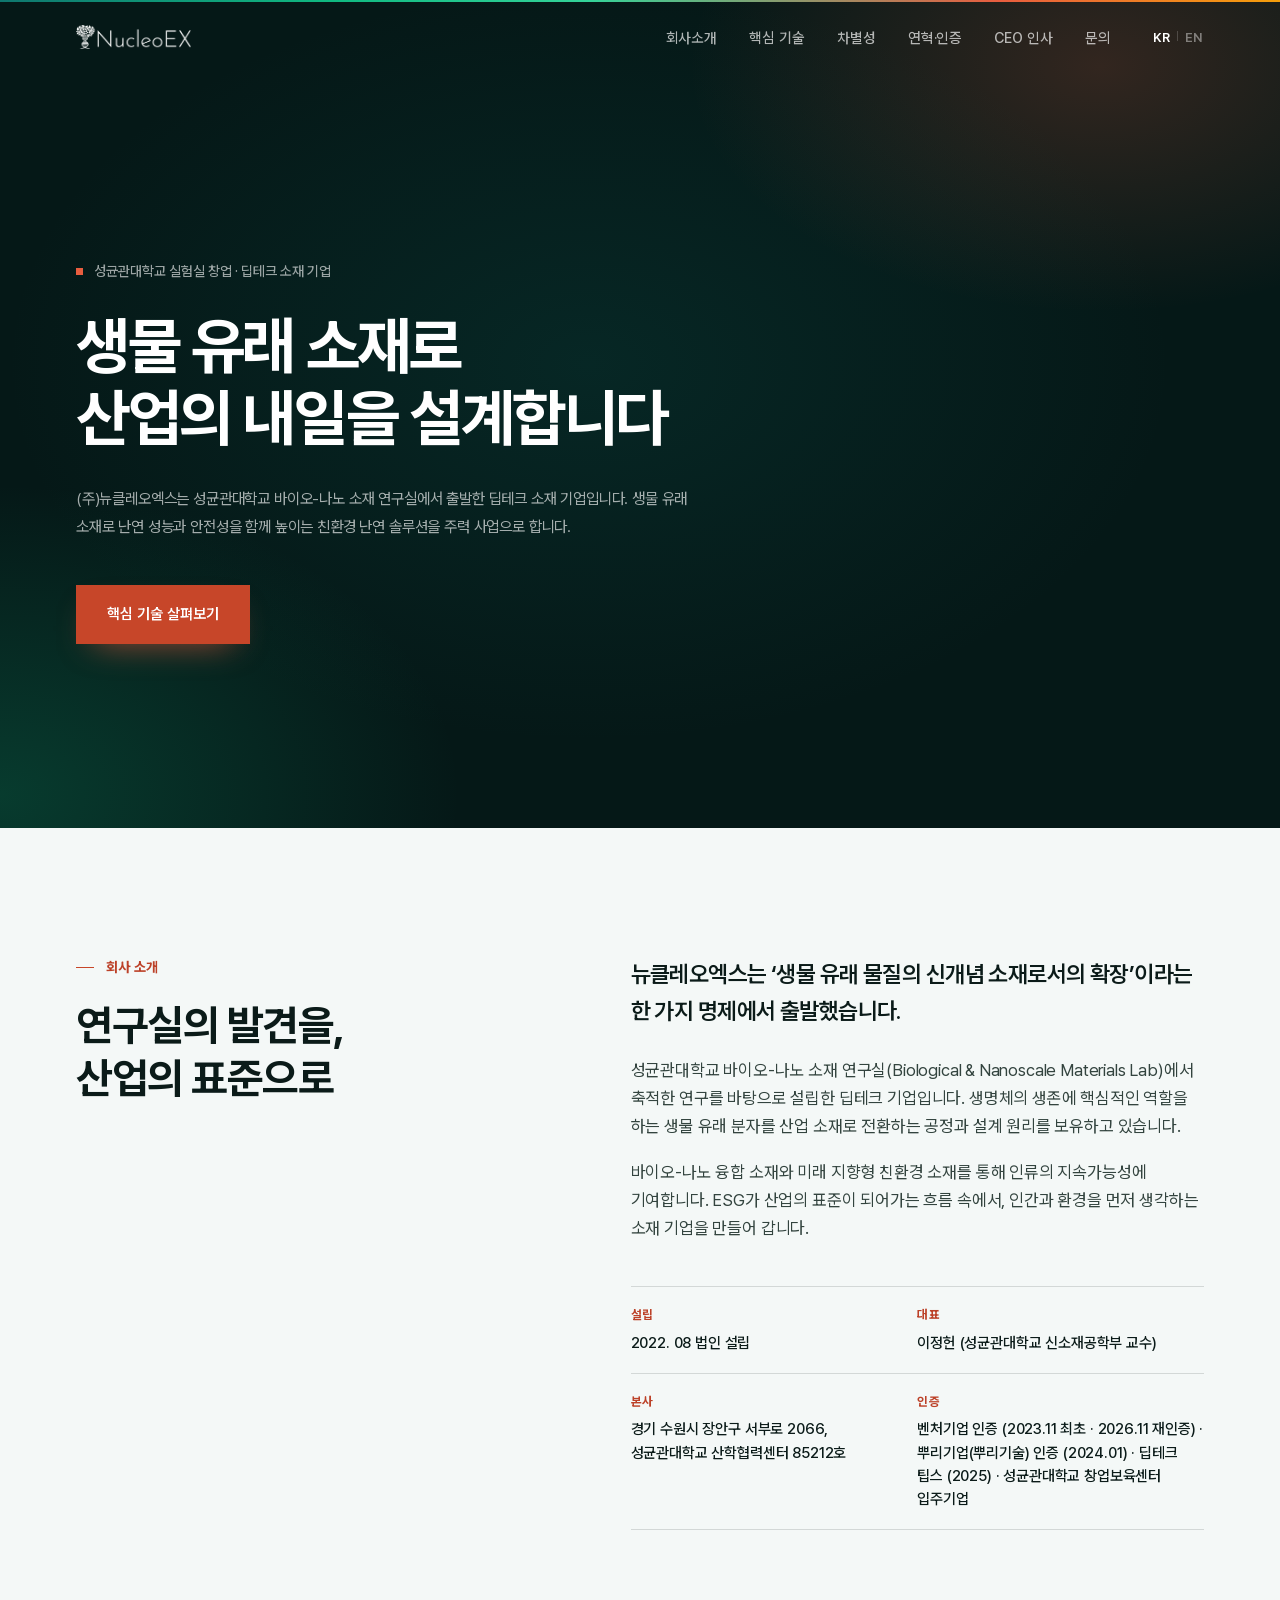
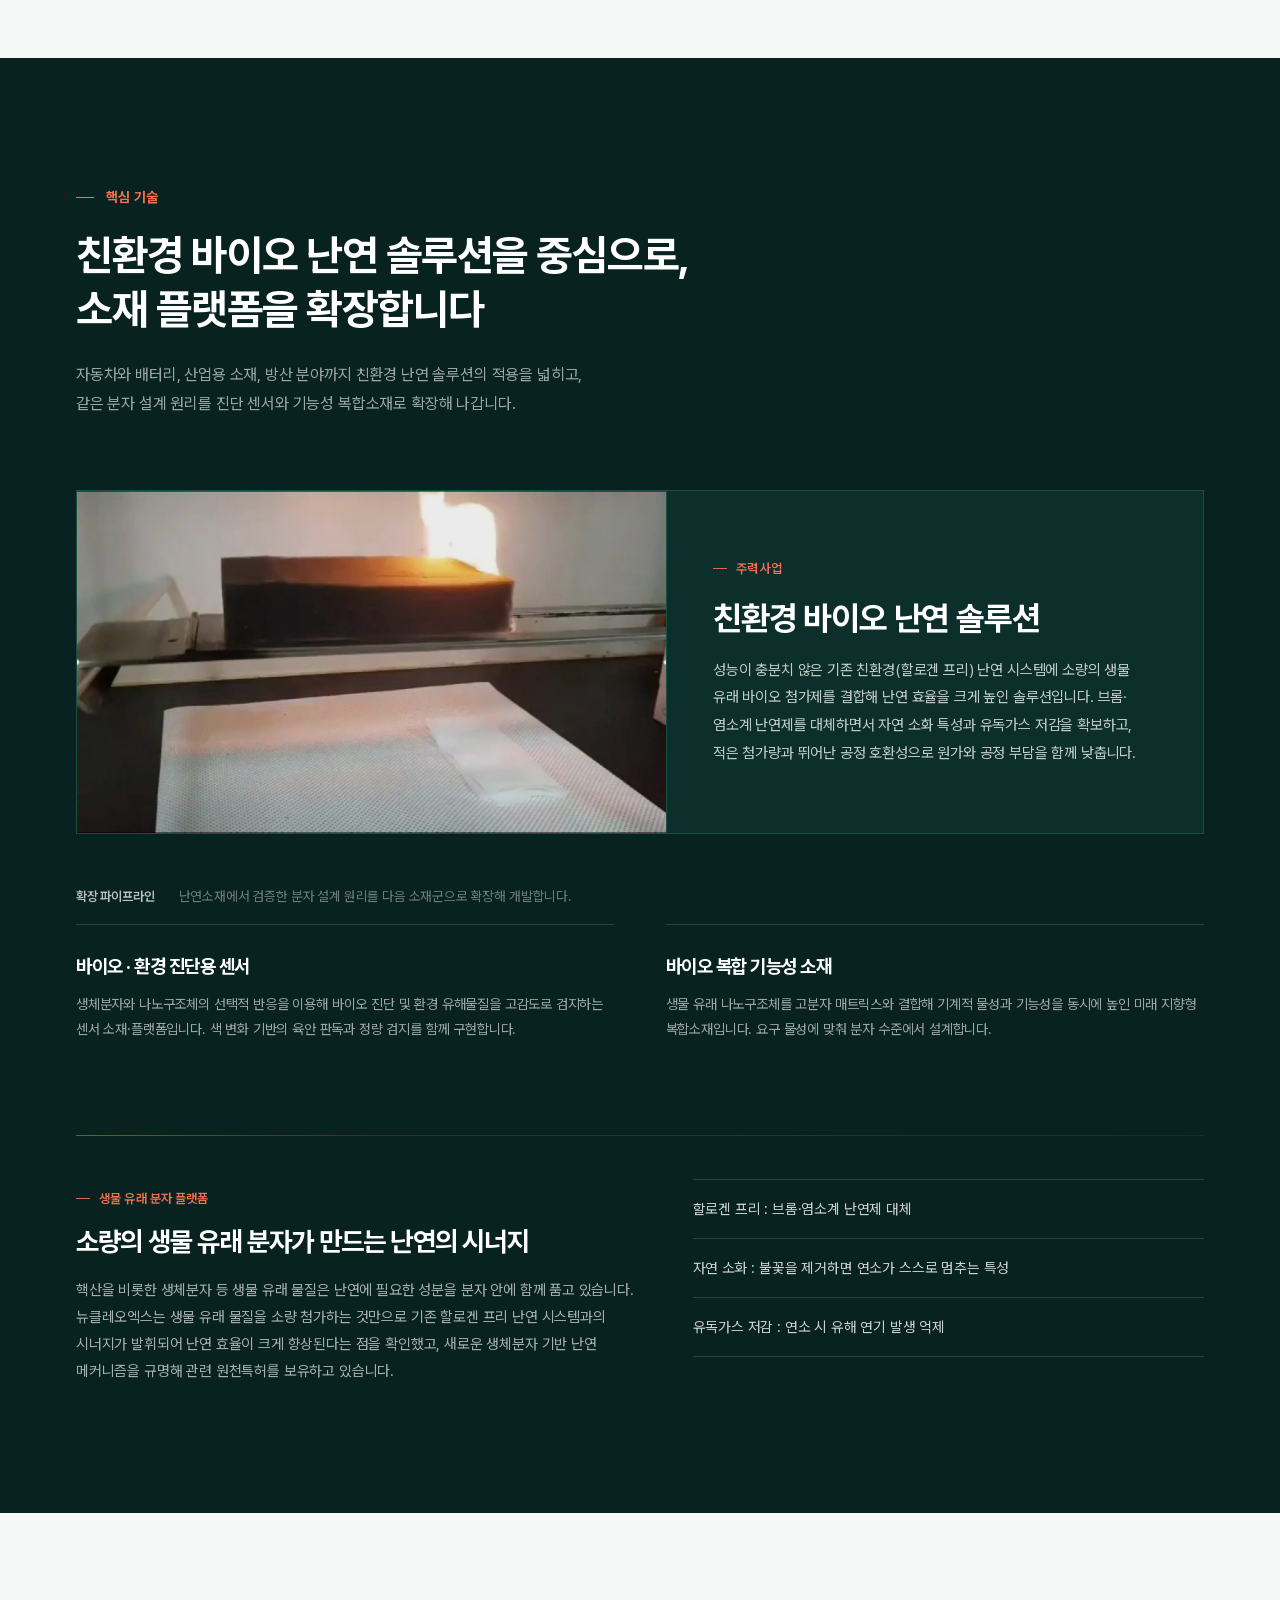
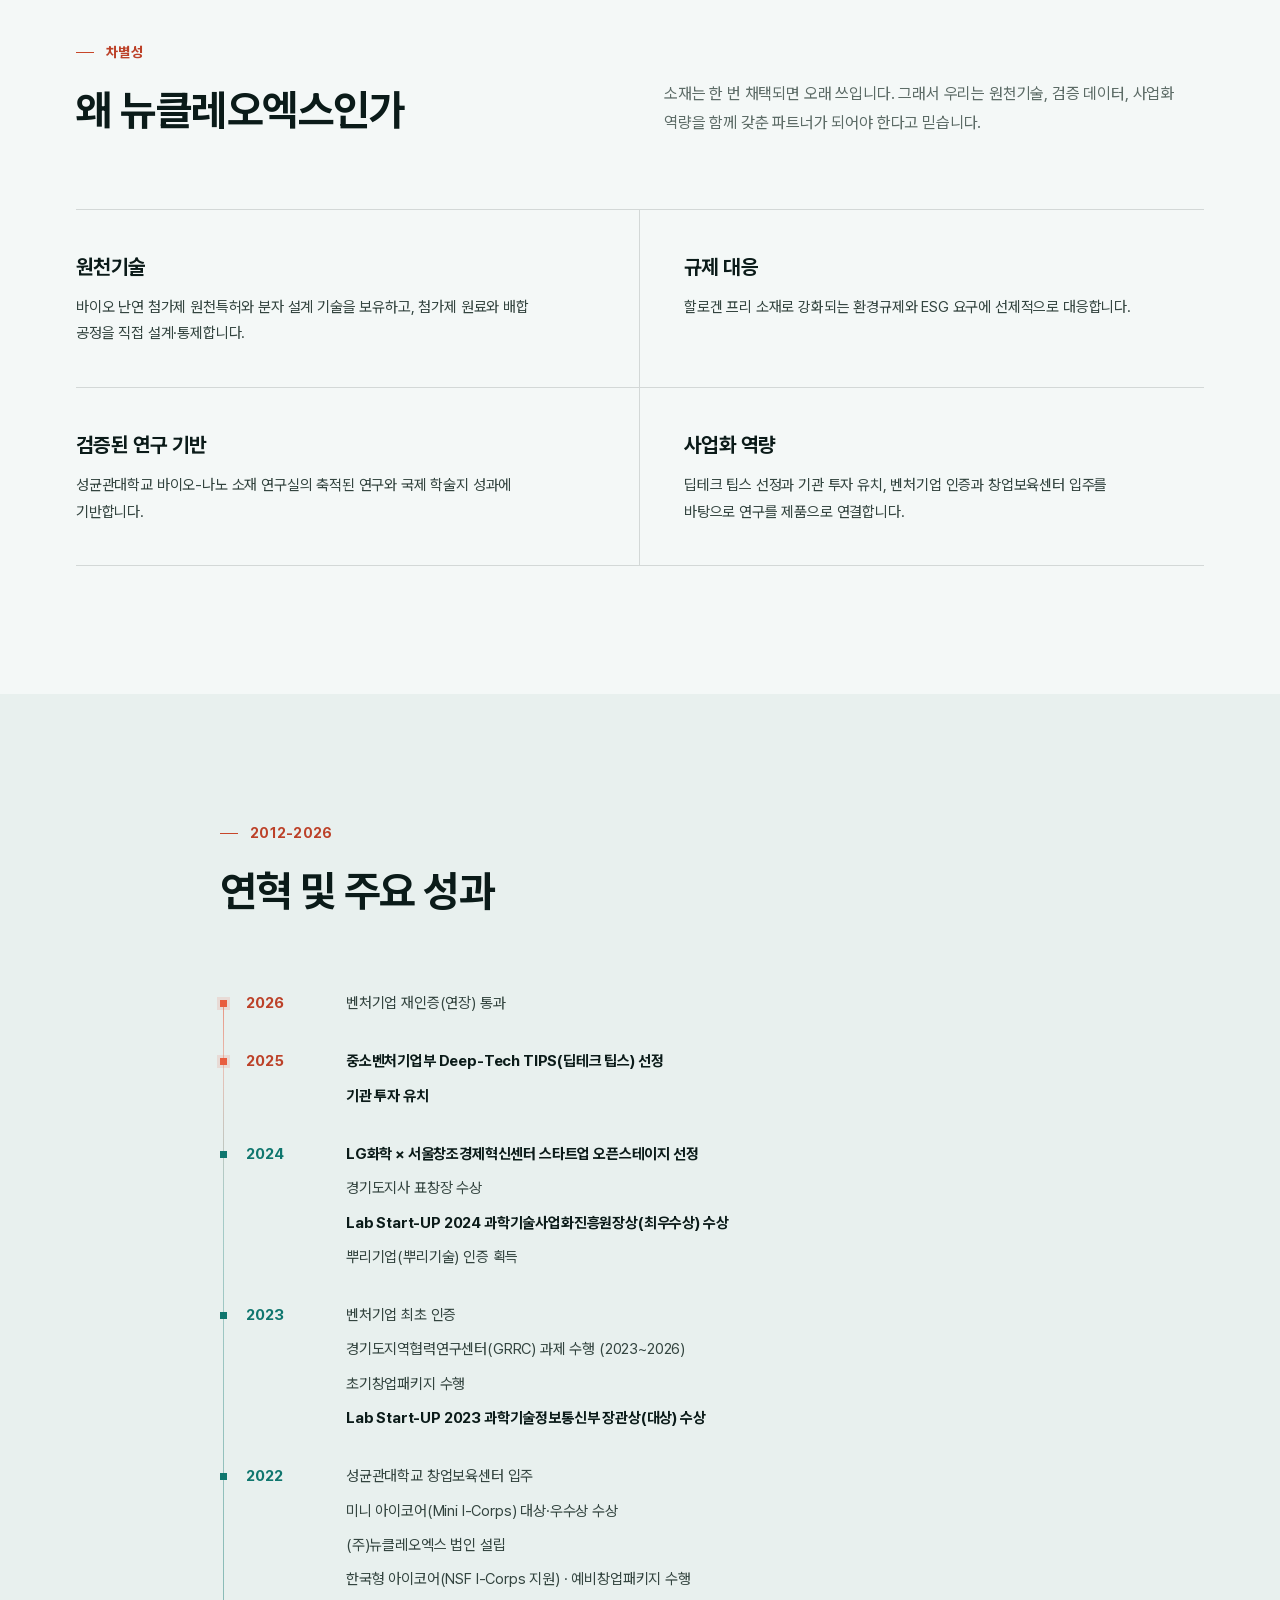
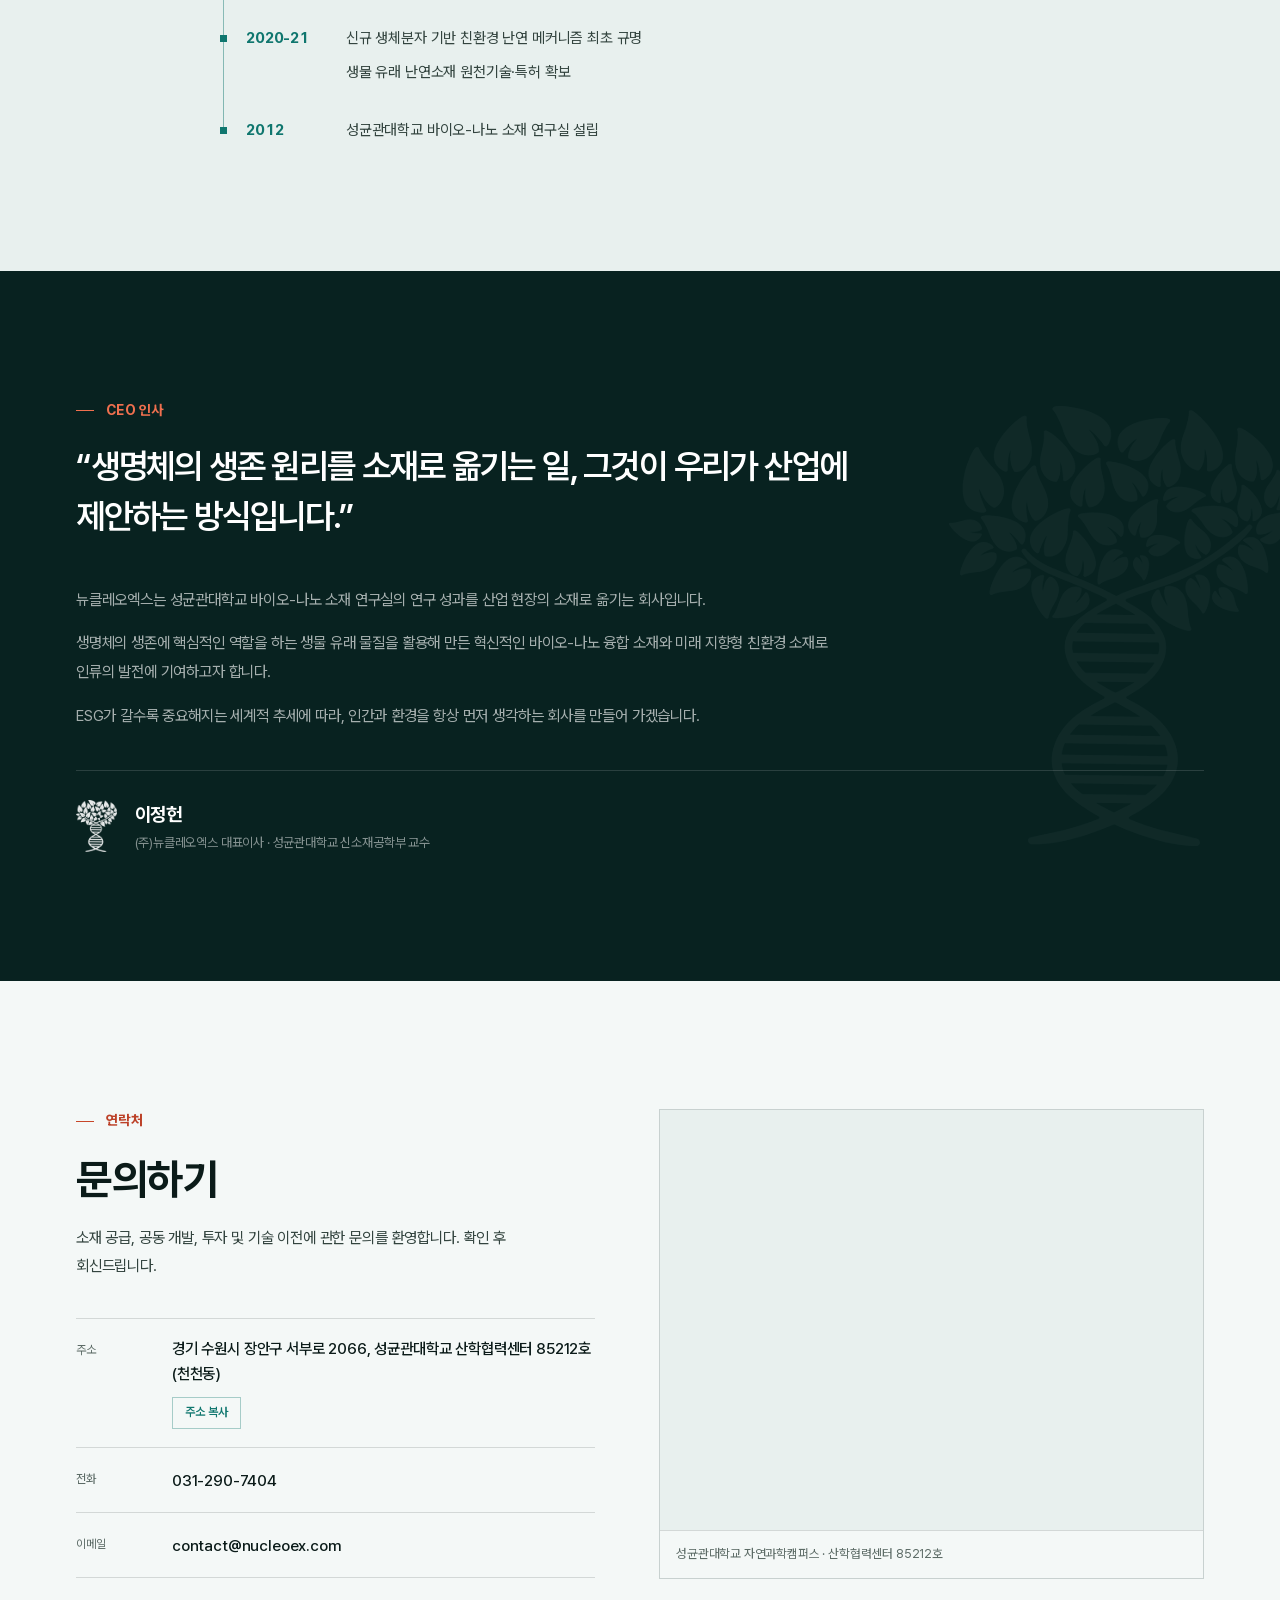
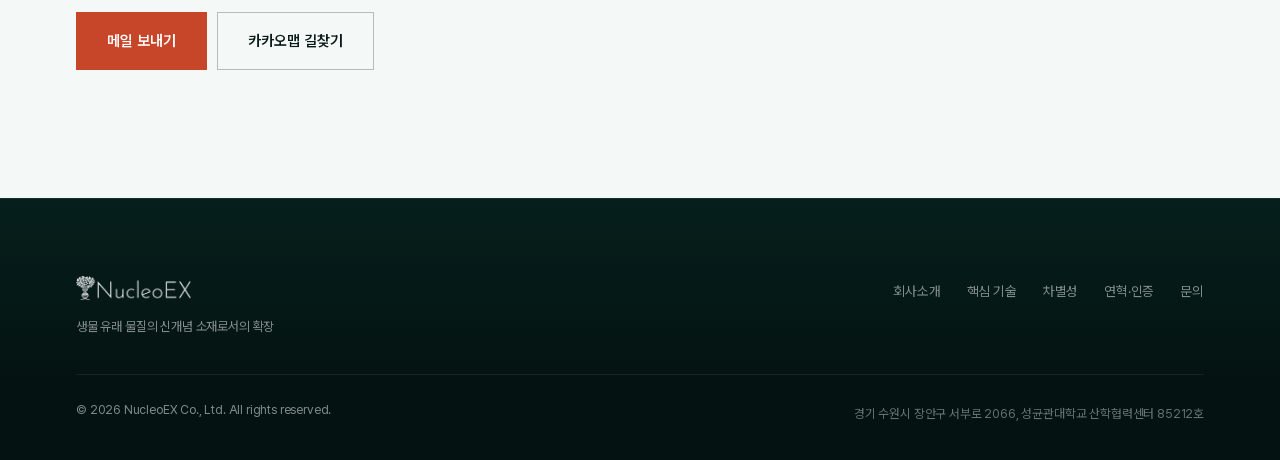
<file: index.html>
<!DOCTYPE html>
<html lang="ko">
<head>
<meta charset="utf-8">
<meta name="viewport" content="width=device-width, initial-scale=1">
<title>생물 유래 소재로 산업의 내일을 설계합니다 | (주)뉴클레오엑스 NucleoEX</title>
<meta name="description" content="(주)뉴클레오엑스(NucleoEX Co., Ltd.)는 성균관대학교 바이오-나노 소재 연구실의 원천기술을 기반으로 설립된 딥테크 소재 기업입니다. 친환경 바이오 난연소재, 바이오·환경 진단용 센서, 바이오 복합 기능성 소재를 개발합니다.">
<meta name="keywords" content="뉴클레오엑스, NucleoEX, 친환경 난연소재, 바이오 난연제, 생물 유래 소재, 할로겐 프리, 바이오 센서, 나노소재, 성균관대 창업, 딥테크">
<meta name="author" content="NucleoEX Co., Ltd.">
<meta name="theme-color" content="#051817">
<link rel="canonical" href="https://nucleoex.com/">
<meta property="og:type" content="website">
<meta property="og:site_name" content="(주)뉴클레오엑스 NucleoEX">
<meta property="og:title" content="생물 유래 소재로 산업의 내일을 설계합니다 | (주)뉴클레오엑스 NucleoEX">
<meta property="og:description" content="성균관대학교 바이오-나노 소재 연구실 기반 딥테크 소재 기업. 친환경 바이오 난연소재 · 바이오·환경 진단용 센서 · 바이오 복합 기능성 소재.">
<meta property="og:url" content="https://nucleoex.com/">
<meta property="og:image" content="https://nucleoex.com/assets/img/og-image.jpg">
<meta property="og:image:secure_url" content="https://nucleoex.com/assets/img/og-image.jpg">
<meta property="og:image:type" content="image/jpeg">
<meta property="og:image:width" content="1200">
<meta property="og:image:height" content="630">
<meta property="og:image:alt" content="(주)뉴클레오엑스 — 생물 유래 소재로 산업의 내일을 설계합니다">
<meta property="og:locale" content="ko_KR">
<meta property="og:locale:alternate" content="en_US">
<meta name="twitter:card" content="summary_large_image">
<meta name="twitter:title" content="생물 유래 소재로 산업의 내일을 설계합니다 | (주)뉴클레오엑스 NucleoEX">
<meta name="twitter:description" content="성균관대학교 바이오-나노 소재 연구실 기반 딥테크 소재 기업. 친환경 바이오 난연소재 · 바이오·환경 진단용 센서 · 바이오 복합 기능성 소재.">
<meta name="twitter:image" content="https://nucleoex.com/assets/img/og-image.jpg">
<meta name="twitter:image:alt" content="(주)뉴클레오엑스 — 생물 유래 소재로 산업의 내일을 설계합니다">
<link rel="alternate" hreflang="ko" href="https://nucleoex.com/">
<link rel="alternate" hreflang="en" href="https://nucleoex.com/?lang=en">
<link rel="alternate" hreflang="x-default" href="https://nucleoex.com/">
<link rel="icon" href="assets/img/favicon-64.png" sizes="64x64" type="image/png">
<link rel="icon" href="assets/img/favicon-32.png" sizes="32x32" type="image/png">
<link rel="apple-touch-icon" href="assets/img/apple-touch-icon.png">
<link rel="preload" href="assets/fonts/PretendardVariable.woff2" as="font" type="font/woff2" crossorigin>
<link rel="stylesheet" href="assets/css/main.css?v=2026112401">
<script type="application/ld+json">
{
  "@context": "https://schema.org",
  "@type": "Organization",
  "name": "NucleoEX Co., Ltd.",
  "alternateName": "주식회사 뉴클레오엑스",
  "url": "https://nucleoex.com/",
  "logo": "https://nucleoex.com/assets/img/logo-color.png",
  "foundingDate": "2022-08",
  "description": "성균관대학교 바이오-나노 소재 연구실 기반 딥테크 소재 기업. 친환경 바이오 난연소재, 바이오·환경 진단용 센서, 바이오 복합 기능성 소재.",
  "email": "contact@nucleoex.com",
  "telephone": "+82-31-290-7404",
  "founder": { "@type": "Person", "name": "이정헌" },
  "address": {
    "@type": "PostalAddress",
    "streetAddress": "서부로 2066, 성균관대학교 산학협력센터 85212호",
    "addressLocality": "수원시 장안구",
    "addressRegion": "경기도",
    "addressCountry": "KR"
  }
}
</script>
</head>
<body>
<a class="skip-link" href="#main" data-i18n="a11y.skip">본문 바로가기</a>

<header class="site-header" id="header">
  <div class="header-inner">
    <a class="brand" href="#top" aria-label="NucleoEX">
      <img src="assets/img/logo-white.png" alt="NucleoEX (주)뉴클레오엑스" data-i18n-alt="brand.alt" width="1440" height="300">
    </a>

    <nav class="nav-desktop" aria-label="주요 메뉴" data-i18n-aria="nav.ariaMain">
      <a href="#about" data-i18n="nav.about">회사소개</a>
      <a href="#technology" data-i18n="nav.tech">핵심 기술</a>
      <a href="#why" data-i18n="nav.why">차별성</a>
      <a href="#milestones" data-i18n="nav.mile">연혁·인증</a>
      <a href="#ceo" data-i18n="nav.ceo">CEO 인사</a>
      <a href="#contact" data-i18n="nav.contact">문의</a>
    </nav>

    <div class="header-actions">
      <div class="lang-switch" role="group" aria-label="Language / 언어">
        <button type="button" data-lang="ko" class="is-active" aria-pressed="true" title="한국어">KR</button>
        <span class="sep" aria-hidden="true">|</span>
        <button type="button" data-lang="en" aria-pressed="false" title="English">EN</button>
      </div>
      <button type="button" class="nav-toggle" id="navToggle" aria-expanded="false" aria-controls="mobileMenu" aria-label="메뉴 열기">
        <span></span><span></span>
      </button>
    </div>
  </div>
</header>

<div class="mobile-menu" id="mobileMenu" aria-hidden="true">
  <nav aria-label="모바일 메뉴" data-i18n-aria="nav.ariaMobile">
    <a href="#about" data-i18n="nav.about">회사소개</a>
    <a href="#technology" data-i18n="nav.tech">핵심 기술</a>
    <a href="#why" data-i18n="nav.why">차별성</a>
    <a href="#milestones" data-i18n="nav.mile">연혁·인증</a>
    <a href="#ceo" data-i18n="nav.ceo">CEO 인사</a>
    <a href="#contact" data-i18n="nav.contact">문의</a>
  </nav>
  <div class="mobile-menu-foot">
    <div class="mobile-lang" role="group" aria-label="Language / 언어">
      <button type="button" data-lang="ko" class="is-active" aria-pressed="true">한국어</button>
      <button type="button" data-lang="en" aria-pressed="false">English</button>
    </div>
    <a href="mailto:contact@nucleoex.com">contact@nucleoex.com</a>
    <a href="tel:0312907404">Tel. 031-290-7404</a>
  </div>
</div>

<main id="main">
  <!-- HERO -->
  <section class="hero" id="top">
    <div class="hero-bg" aria-hidden="true"></div>

    <div class="container hero-inner">
      <p class="eyebrow reveal" data-i18n="hero.eyebrow">성균관대학교 실험실 창업 · 딥테크 소재 기업</p>
      <h1 class="reveal" data-i18n="hero.title">생물 유래 소재로<br>산업의 내일을 설계합니다</h1>
      <p class="hero-lede reveal" data-i18n="hero.lede">
        (주)뉴클레오엑스는 성균관대학교 바이오-나노 소재 연구실에서 출발한 딥테크 소재 기업입니다.
        생물 유래 소재로 난연 성능과 안전성을 함께 높이는 친환경 난연 솔루션을 주력 사업으로 합니다.
      </p>
      <div class="hero-cta reveal">
        <a class="btn btn-primary" href="#technology" data-i18n="hero.cta1">핵심 기술 살펴보기</a>
      </div>
    </div>
  </section>

  <!-- ABOUT -->
  <section class="section section-light about" id="about">
    <div class="container split">
      <div class="split-left">
        <p class="section-label reveal" data-i18n="about.label">회사 소개</p>
        <h2 class="section-title reveal" data-i18n="about.title">연구실의 발견을,<br>산업의 표준으로</h2>
      </div>
      <div class="split-right">
        <p class="lead reveal" data-i18n="about.lead">
          뉴클레오엑스는 ‘생물 유래 물질의 신개념 소재로서의 확장’이라는 한 가지 명제에서 출발했습니다.
        </p>
        <p class="reveal" data-i18n="about.p1">
          성균관대학교 바이오-나노 소재 연구실(Biological &amp; Nanoscale Materials Lab)에서 축적한 연구를 바탕으로
          설립한 딥테크 기업입니다. 생명체의 생존에 핵심적인 역할을 하는 생물 유래 분자를
          산업 소재로 전환하는 공정과 설계 원리를 보유하고 있습니다.
        </p>
        <p class="reveal" data-i18n="about.p2">
          바이오-나노 융합 소재와 미래 지향형 친환경 소재를 통해 인류의 지속가능성에 기여합니다.
          ESG가 산업의 표준이 되어가는 흐름 속에서, 인간과 환경을 먼저 생각하는 소재 기업을 만들어 갑니다.
        </p>

        <dl class="facts reveal">
          <div>
            <dt data-i18n="about.f1k">설립</dt>
            <dd data-i18n="about.f1v">2022. 08 법인 설립</dd>
          </div>
          <div>
            <dt data-i18n="about.f2k">대표</dt>
            <dd data-i18n="about.f2v">이정헌 (성균관대학교 신소재공학부 교수)</dd>
          </div>
          <div>
            <dt data-i18n="about.f3k">본사</dt>
            <dd data-i18n="about.f3v">경기 수원시 장안구 서부로 2066, 성균관대학교 산학협력센터 85212호</dd>
          </div>
          <div>
            <dt data-i18n="about.f4k">인증</dt>
            <dd data-i18n="about.f4v">벤처기업 인증 (2023.11 최초 · 2026.11 재인증) · 뿌리기업(뿌리기술) 인증 (2024.01) · 딥테크 팁스 (2025) · 성균관대학교 창업보육센터 입주기업</dd>
          </div>
        </dl>
      </div>
    </div>
  </section>

  <!-- TECHNOLOGY -->
  <section class="section section-dark technology" id="technology">
    <div class="container">
      <div class="section-head">
        <p class="section-label reveal" data-i18n="tech.label">핵심 기술</p>
        <h2 class="section-title reveal" data-i18n="tech.title">친환경 바이오 난연 솔루션을 중심으로,<br>소재 플랫폼을 확장합니다</h2>
        <p class="section-desc reveal" data-i18n="tech.desc">
          자동차와 배터리, 산업용 소재, 방산 분야까지 친환경 난연 솔루션의 적용을 넓히고, 같은 분자 설계 원리를 진단 센서와 기능성 복합소재로 확장해 나갑니다.
        </p>
      </div>

      <div class="tech-lead reveal">
        <figure class="tech-lead-media">
          <img src="assets/img/tech-flame-1.jpg" alt="난연 성능 시험(수직 연소 시험) 장면" data-i18n-alt="tech.t1alt" loading="lazy" width="1200" height="700">
        </figure>
        <div class="tech-lead-body">
          <p class="tech-lead-tag" data-i18n="tech.leadTag">주력 사업</p>
          <h3 data-i18n="tech.t1title">친환경 바이오 난연 솔루션</h3>
          <p data-i18n="tech.t1desc">
            성능이 충분치 않은 기존 친환경(할로겐 프리) 난연 시스템에 소량의 생물 유래 바이오 첨가제를 결합해
            난연 효율을 크게 높인 솔루션입니다. 브롬·염소계 난연제를 대체하면서 자연 소화 특성과
            유독가스 저감을 확보하고, 적은 첨가량과 뛰어난 공정 호환성으로 원가와 공정 부담을 함께 낮춥니다.
          </p>
        </div>
      </div>

      <div class="pipeline reveal">
        <div class="pipeline-head">
          <p class="pipeline-label" data-i18n="tech.pipeline">확장 파이프라인</p>
          <p class="pipeline-note" data-i18n="tech.pipelineNote">난연소재에서 검증한 분자 설계 원리를 다음 소재군으로 확장해 개발합니다.</p>
        </div>
        <div class="pipeline-grid">
          <article class="pipeline-card">
            <div class="pipeline-body">
              <h3 data-i18n="tech.t2title">바이오 · 환경 진단용 센서</h3>
              <p data-i18n="tech.t2desc">
                생체분자와 나노구조체의 선택적 반응을 이용해 바이오 진단 및 환경 유해물질을
                고감도로 검지하는 센서 소재·플랫폼입니다. 색 변화 기반의 육안 판독과 정량 검지를 함께 구현합니다.
              </p>
            </div>
          </article>

          <article class="pipeline-card">
            <div class="pipeline-body">
              <h3 data-i18n="tech.t3title">바이오 복합 기능성 소재</h3>
              <p data-i18n="tech.t3desc">
                생물 유래 나노구조체를 고분자 매트릭스와 결합해 기계적 물성과 기능성을 동시에 높인
                미래 지향형 복합소재입니다. 요구 물성에 맞춰 분자 수준에서 설계합니다.
              </p>
            </div>
          </article>
        </div>
      </div>

      <div class="feature reveal">
        <div class="feature-text">
          <p class="feature-label" data-i18n="tech.fLabel">생물 유래 분자 플랫폼</p>
          <h3 data-i18n="tech.fTitle">소량의 생물 유래 분자가 만드는 난연의 시너지</h3>
          <p data-i18n="tech.fDesc">
            핵산을 비롯한 생체분자 등 생물 유래 물질은 난연에 필요한 성분을
            분자 안에 함께 품고 있습니다. 뉴클레오엑스는 생물 유래 물질을 소량 첨가하는 것만으로
            기존 할로겐 프리 난연 시스템과의 시너지가 발휘되어 난연 효율이 크게 향상된다는 점을 확인했고,
            새로운 생체분자 기반 난연 메커니즘을 규명해 관련 원천특허를 보유하고 있습니다.
          </p>
        </div>
        <ul class="feature-list">
          <li data-i18n="tech.f1">할로겐 프리 : 브롬·염소계 난연제 대체</li>
          <li data-i18n="tech.f2">자연 소화 : 불꽃을 제거하면 연소가 스스로 멈추는 특성</li>
          <li data-i18n="tech.f3">유독가스 저감 : 연소 시 유해 연기 발생 억제</li>
        </ul>
      </div>
    </div>
  </section>

  <!-- WHY -->
  <section class="section section-light why" id="why">
    <div class="container">
      <div class="section-head section-head-row">
        <div>
          <p class="section-label reveal" data-i18n="why.label">차별성</p>
          <h2 class="section-title reveal" data-i18n="why.title">왜 뉴클레오엑스인가</h2>
        </div>
        <p class="section-desc reveal" data-i18n="why.desc">
          소재는 한 번 채택되면 오래 쓰입니다. 그래서 우리는 원천기술, 검증 데이터, 사업화 역량을 함께 갖춘
          파트너가 되어야 한다고 믿습니다.
        </p>
      </div>

      <div class="why-grid">
        <div class="why-item reveal">
          <h3 data-i18n="why.i1t">원천기술</h3>
          <p data-i18n="why.i1d">바이오 난연 첨가제 원천특허와 분자 설계 기술을 보유하고, 첨가제 원료와 배합 공정을 직접 설계·통제합니다.</p>
        </div>
        <div class="why-item reveal">
          <h3 data-i18n="why.i2t">규제 대응</h3>
          <p data-i18n="why.i2d">할로겐 프리 소재로 강화되는 환경규제와 ESG 요구에 선제적으로 대응합니다.</p>
        </div>
        <div class="why-item reveal">
          <h3 data-i18n="why.i3t">검증된 연구 기반</h3>
          <p data-i18n="why.i3d">성균관대학교 바이오-나노 소재 연구실의 축적된 연구와 국제 학술지 성과에 기반합니다.</p>
        </div>
        <div class="why-item reveal">
          <h3 data-i18n="why.i4t">사업화 역량</h3>
          <p data-i18n="why.i4d">딥테크 팁스 선정과 기관 투자 유치, 벤처기업 인증과 창업보육센터 입주를 바탕으로 연구를 제품으로 연결합니다.</p>
        </div>
      </div>
    </div>
  </section>

  <!-- MILESTONES -->
  <section class="section section-tint milestones" id="milestones">
    <div class="container">
      <div class="section-head">
        <p class="section-label reveal" data-i18n="mile.label">2012-2026</p>
        <h2 class="section-title reveal" data-i18n="mile.title">연혁 및 주요 성과</h2>
      </div>

      <div class="mile-layout">
        <ol class="timeline">
          <li class="reveal">
            <span class="year">2026</span>
            <div>
              <ul class="mile-rows">
                <li>
                  <span class="what" data-i18n="mile.t26">벤처기업 재인증(연장) 통과</span>
                </li>
              </ul>
            </div>
          </li>
          <li class="reveal">
            <span class="year">2025</span>
            <div>
              <ul class="mile-rows">
                <li class="is-key">
                  <span class="what" data-i18n="mile.t25b">중소벤처기업부 Deep-Tech TIPS(딥테크 팁스) 선정</span>
                </li>
                <li class="is-key">
                  <span class="what" data-i18n="mile.t25a">기관 투자 유치</span>
                </li>
              </ul>
            </div>
          </li>
          <li class="reveal">
            <span class="year">2024</span>
            <div>
              <ul class="mile-rows">
                <li class="is-key">
                  <span class="what" data-i18n="mile.t24c">LG화학 × 서울창조경제혁신센터 스타트업 오픈스테이지 선정</span>
                </li>
                <li>
                  <span class="what" data-i18n="mile.t24b">경기도지사 표창장 수상</span>
                </li>
                <li class="is-key">
                  <span class="what" data-i18n="mile.t24a">Lab Start-UP 2024 과학기술사업화진흥원장상(최우수상) 수상</span>
                </li>
                <li>
                  <span class="what" data-i18n="mile.t24d">뿌리기업(뿌리기술) 인증 획득</span>
                </li>
              </ul>
            </div>
          </li>
          <li class="reveal">
            <span class="year">2023</span>
            <div>
              <ul class="mile-rows">
                <li>
                  <span class="what" data-i18n="mile.t23a">벤처기업 최초 인증</span>
                </li>
                <li>
                  <span class="what" data-i18n="mile.t23d">경기도지역협력연구센터(GRRC) 과제 수행 (2023~2026)</span>
                </li>
                <li>
                  <span class="what" data-i18n="mile.t23c">초기창업패키지 수행</span>
                </li>
                <li class="is-key">
                  <span class="what" data-i18n="mile.t23b">Lab Start-UP 2023 과학기술정보통신부 장관상(대상) 수상</span>
                </li>
              </ul>
            </div>
          </li>
          <li class="reveal">
            <span class="year">2022</span>
            <div>
              <ul class="mile-rows">
                <li>
                  <span class="what" data-i18n="mile.t22d">성균관대학교 창업보육센터 입주</span>
                </li>
                <li>
                  <span class="what" data-i18n="mile.t22c">미니 아이코어(Mini I-Corps) 대상·우수상 수상</span>
                </li>
                <li>
                  <span class="what" data-i18n="mile.t22b">(주)뉴클레오엑스 법인 설립</span>
                </li>
                <li>
                  <span class="what" data-i18n="mile.t22a">한국형 아이코어(NSF I-Corps 지원) · 예비창업패키지 수행</span>
                </li>
              </ul>
            </div>
          </li>
          <li class="reveal">
            <span class="year">2020-21</span>
            <div>
              <ul class="mile-rows">
                <li>
                  <span class="what" data-i18n="mile.p1">신규 생체분자 기반 친환경 난연 메커니즘 최초 규명</span>
                </li>
                <li>
                  <span class="what" data-i18n="mile.p2">생물 유래 난연소재 원천기술·특허 확보</span>
                </li>
              </ul>
            </div>
          </li>
          <li class="reveal">
            <span class="year">2012</span>
            <div>
              <ul class="mile-rows">
                <li>
                  <span class="what" data-i18n="mile.p0">성균관대학교 바이오-나노 소재 연구실 설립</span>
                </li>
              </ul>
            </div>
          </li>
        </ol>
      </div>
    </div>
  </section>

  <!-- CEO -->
  <section class="section section-dark ceo" id="ceo">
    <div class="container ceo-inner">
      <p class="section-label reveal" data-i18n="ceo.label">CEO 인사</p>
      <blockquote class="reveal">
        <p data-i18n="ceo.quote">“생명체의 생존 원리를 소재로 옮기는 일, 그것이 우리가 산업에 제안하는 방식입니다.”</p>
      </blockquote>
      <div class="ceo-body">
        <p class="reveal" data-i18n="ceo.p1">
          뉴클레오엑스는 성균관대학교 바이오-나노 소재 연구실의 연구 성과를
          산업 현장의 소재로 옮기는 회사입니다.
        </p>
        <p class="reveal" data-i18n="ceo.p2">
          생명체의 생존에 핵심적인 역할을 하는 생물 유래 물질을 활용해 만든 혁신적인 바이오-나노 융합 소재와
          미래 지향형 친환경 소재로 인류의 발전에 기여하고자 합니다.
        </p>
        <p class="reveal" data-i18n="ceo.p3">
          ESG가 갈수록 중요해지는 세계적 추세에 따라, 인간과 환경을 항상 먼저 생각하는 회사를 만들어 가겠습니다.
        </p>
      </div>
      <div class="signature reveal">
        <img src="assets/img/mark-white.png" alt="(주)뉴클레오엑스 엠블럼" data-i18n-alt="ceo.markAlt" width="56" height="72">
        <div>
          <p class="sig-name" data-i18n="ceo.name">이정헌</p>
          <p class="sig-role" data-i18n="ceo.role">(주)뉴클레오엑스 대표이사 · 성균관대학교 신소재공학부 교수</p>
        </div>
      </div>
    </div>
  </section>

  <!-- CONTACT -->
  <section class="section section-light contact" id="contact">
    <div class="container contact-grid">
      <div class="contact-left">
        <p class="section-label reveal" data-i18n="contact.label">연락처</p>
        <h2 class="section-title reveal" data-i18n="contact.title">문의하기</h2>
        <p class="reveal" data-i18n="contact.desc">
          소재 공급, 공동 개발, 투자 및 기술 이전에 관한 문의를 환영합니다.
          확인 후 회신드립니다.
        </p>

        <ul class="contact-list">
          <li class="reveal">
            <span class="ci-label" data-i18n="contact.addr">주소</span>
            <div class="ci-body">
              <p data-i18n="contact.addrValue">경기 수원시 장안구 서부로 2066, 성균관대학교 산학협력센터 85212호 (천천동)</p>
              <button type="button" class="copy-btn" data-copy="경기 수원시 장안구 서부로 2066, 성균관대학교 산학협력센터 85212호 (천천동)" data-i18n="contact.copy">주소 복사</button>
            </div>
          </li>
          <li class="reveal">
            <span class="ci-label" data-i18n="contact.tel">전화</span>
            <div class="ci-body">
              <a href="tel:0312907404">031-290-7404</a>
            </div>
          </li>
          <li class="reveal">
            <span class="ci-label" data-i18n="contact.mail">이메일</span>
            <div class="ci-body">
              <a href="mailto:contact@nucleoex.com">contact@nucleoex.com</a>
            </div>
          </li>
        </ul>

        <div class="contact-cta reveal">
          <a class="btn btn-primary" href="mailto:contact@nucleoex.com?subject=%5BNucleoEX%5D%20%EB%AC%B8%EC%9D%98" data-i18n="contact.mailCta">메일 보내기</a>
          <a class="btn btn-outline" href="https://map.kakao.com/?q=%EC%84%B1%EA%B7%A0%EA%B4%80%EB%8C%80%ED%95%99%EA%B5%90%20%EC%82%B0%ED%95%99%ED%98%91%EB%A0%A5%EC%84%BC%ED%84%B0" target="_blank" rel="noopener" data-i18n="contact.kakao">카카오맵 길찾기</a>
        </div>
      </div>

      <div class="contact-map reveal">
        <iframe
          id="mapFrame"
          title="뉴클레오엑스 본사 위치 : 성균관대학교 산학협력센터"
          data-i18n-title="contact.mapTitle"
          data-map-src="https://maps.google.com/maps?q=%EC%84%B1%EA%B7%A0%EA%B4%80%EB%8C%80%ED%95%99%EA%B5%90%20%EC%82%B0%ED%95%99%ED%98%91%EB%A0%A5%EC%84%BC%ED%84%B0&amp;z=16&amp;hl=ko&amp;output=embed"
          src="https://maps.google.com/maps?q=%EC%84%B1%EA%B7%A0%EA%B4%80%EB%8C%80%ED%95%99%EA%B5%90%20%EC%82%B0%ED%95%99%ED%98%91%EB%A0%A5%EC%84%BC%ED%84%B0&z=16&hl=ko&output=embed"
          width="640" height="420"
          loading="lazy" referrerpolicy="no-referrer-when-downgrade"></iframe>
        <p class="map-note" data-i18n="contact.mapNote">성균관대학교 자연과학캠퍼스 · 산학협력센터 85212호</p>
      </div>
    </div>
  </section>
</main>

<footer class="site-footer">
  <div class="container footer-inner">
    <div class="footer-brand">
      <img src="assets/img/logo-white.png" alt="NucleoEX (주)뉴클레오엑스" data-i18n-alt="brand.alt" width="1440" height="300" loading="lazy">
      <p data-i18n="footer.tagline">생물 유래 물질의 신개념 소재로서의 확장</p>
    </div>
    <nav class="footer-nav" aria-label="하단 메뉴" data-i18n-aria="nav.ariaFooter">
      <a href="#about" data-i18n="nav.about">회사소개</a>
      <a href="#technology" data-i18n="nav.tech">핵심 기술</a>
      <a href="#why" data-i18n="nav.why">차별성</a>
      <a href="#milestones" data-i18n="nav.mile">연혁·인증</a>
      <a href="#contact" data-i18n="nav.contact">문의</a>
    </nav>
    <div class="footer-legal">
      <p>© <span id="year">2026</span> NucleoEX Co., Ltd. <span data-i18n="footer.rights">All rights reserved.</span></p>
      <p class="footer-addr" data-i18n="footer.addr">경기 수원시 장안구 서부로 2066, 성균관대학교 산학협력센터 85212호</p>
    </div>
  </div>
</footer>

<div class="toast" id="toast" role="status" aria-live="polite"></div>

<script src="assets/js/i18n.js?v=2026112401"></script>
<script src="assets/js/main.js?v=2026112201"></script>
</body>
</html>
</file>
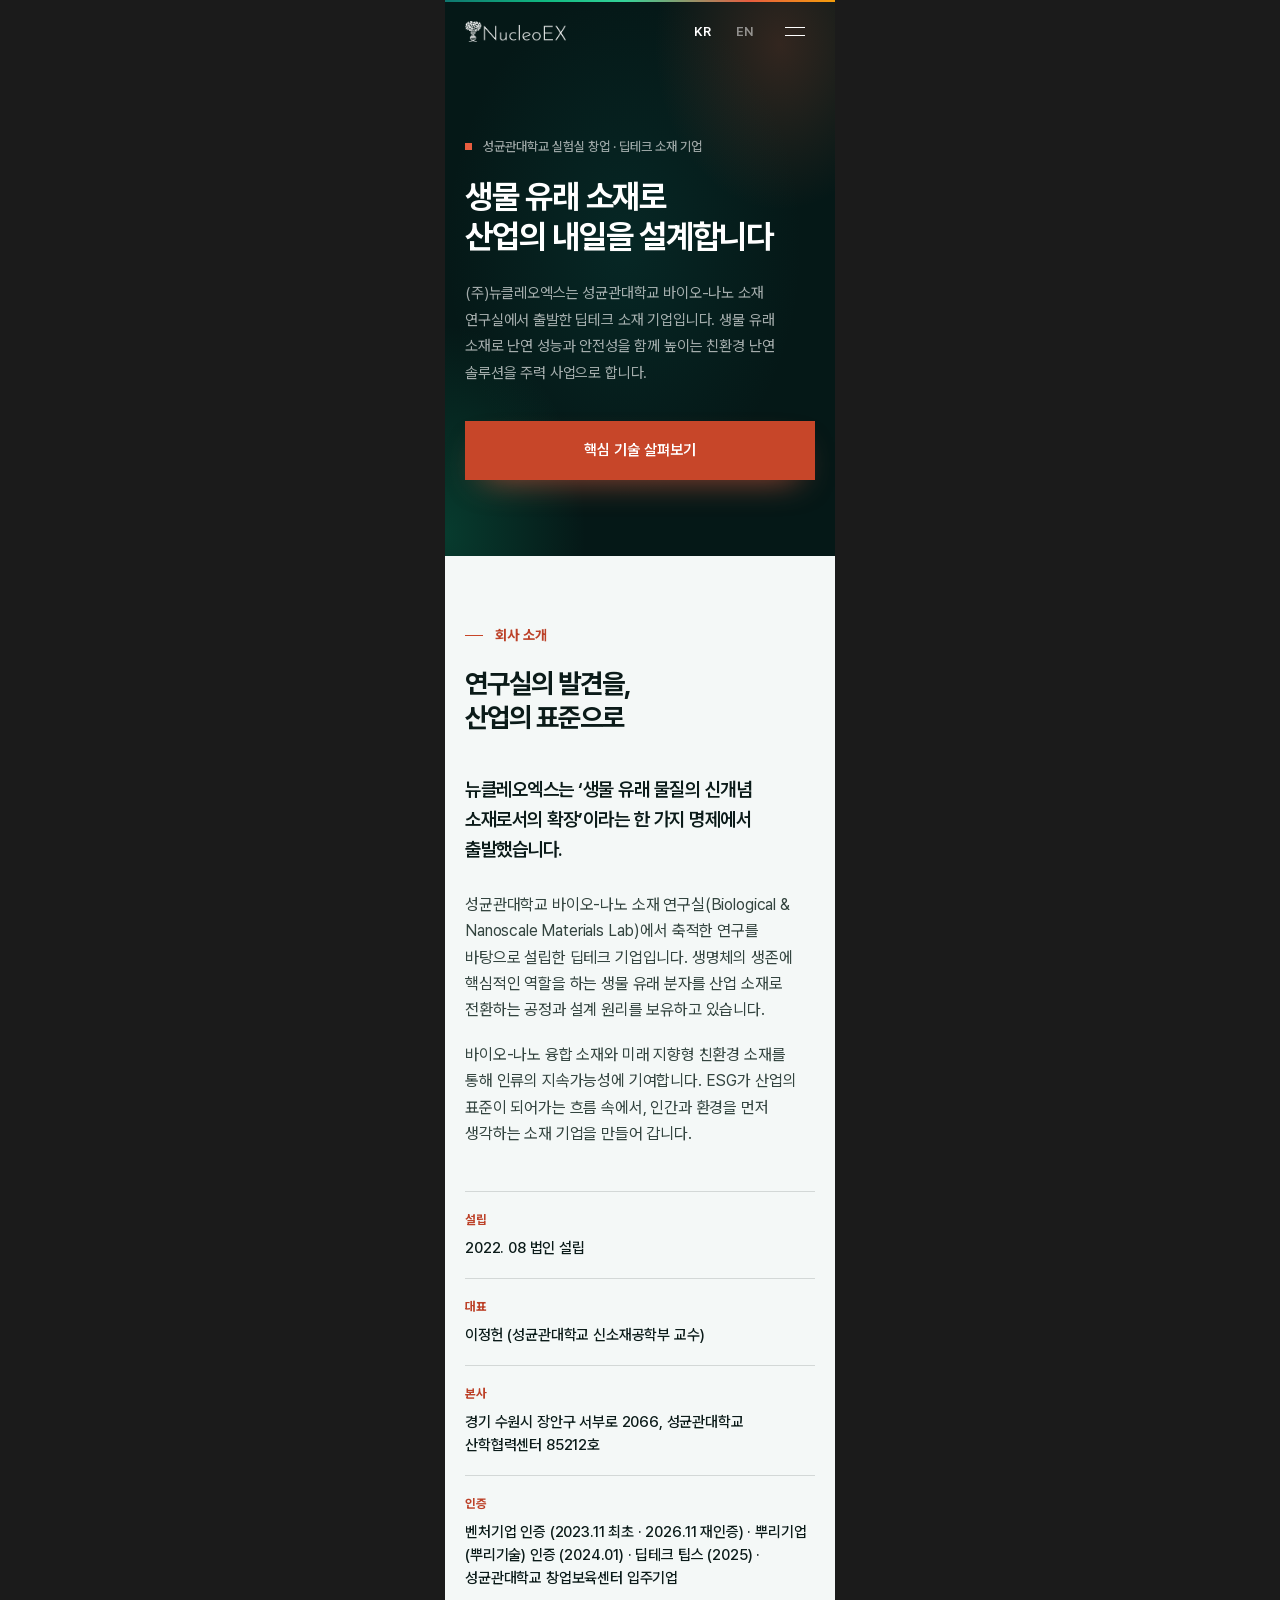
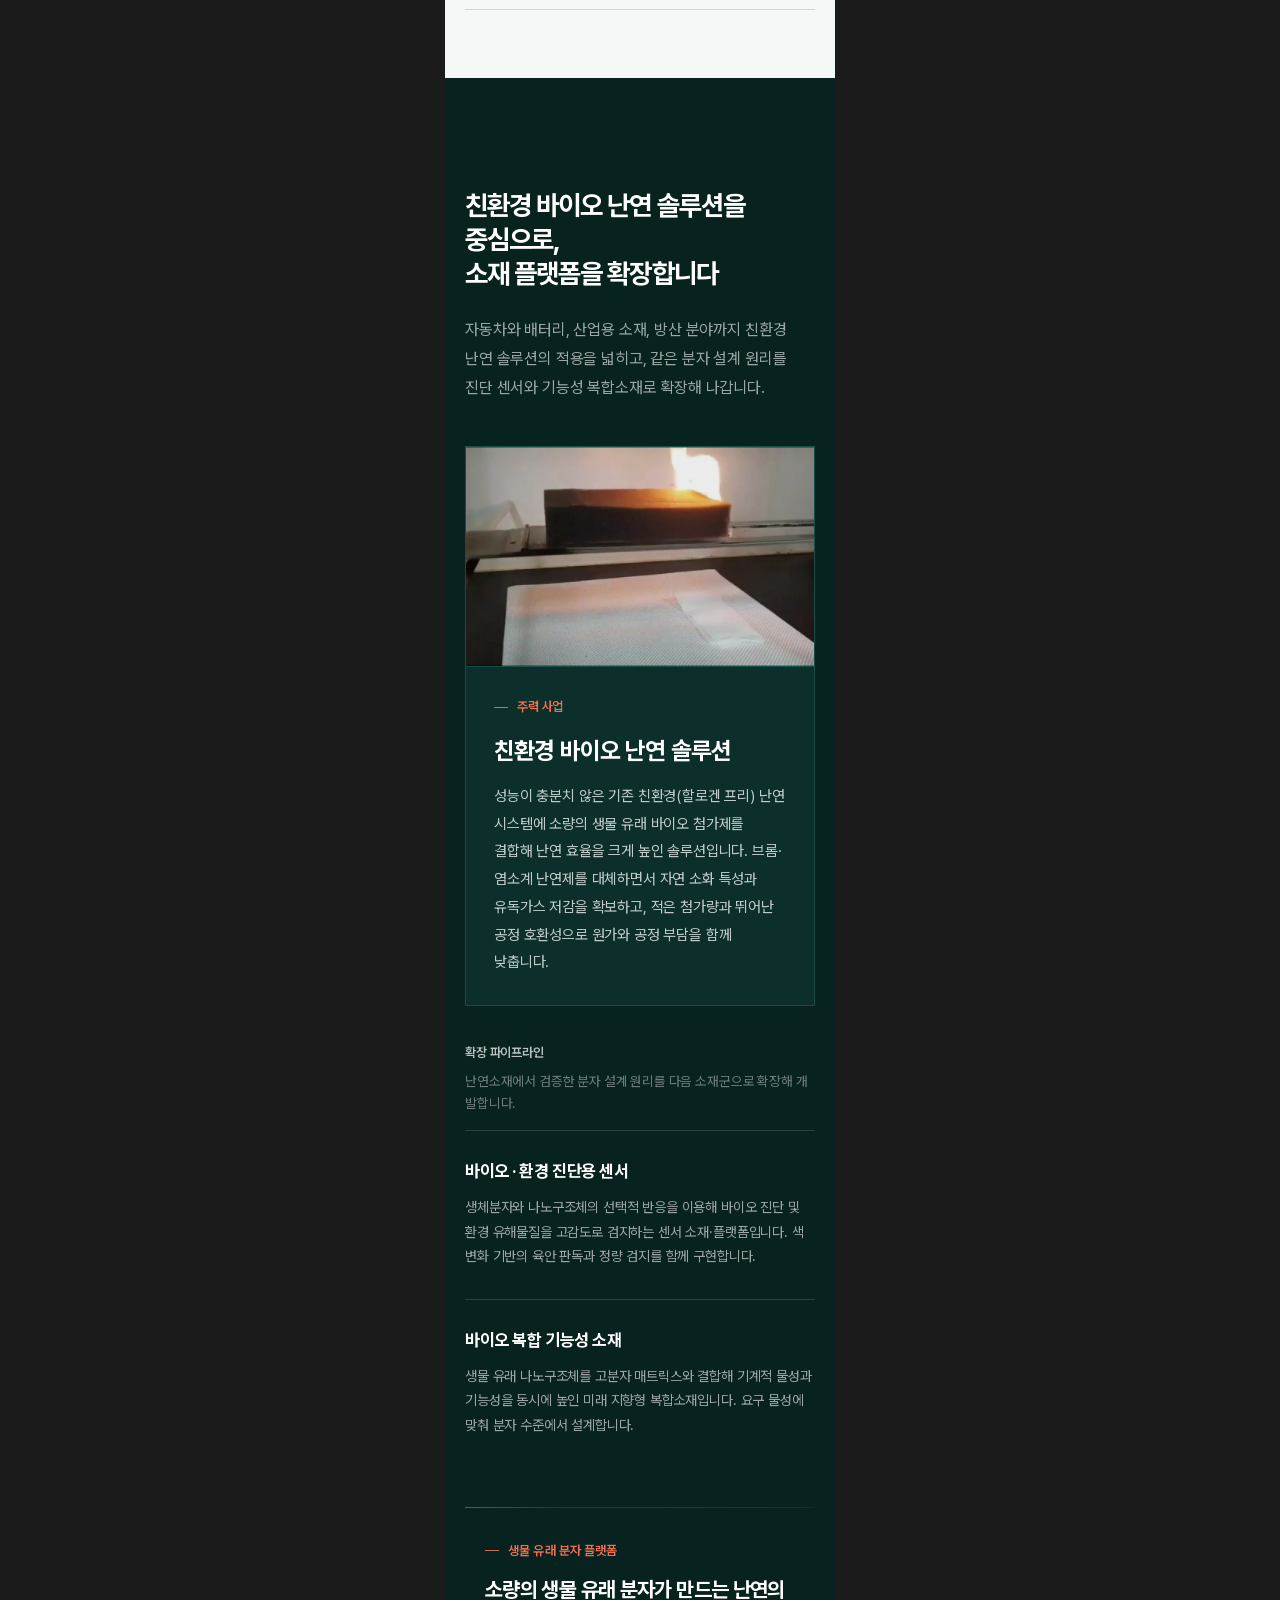
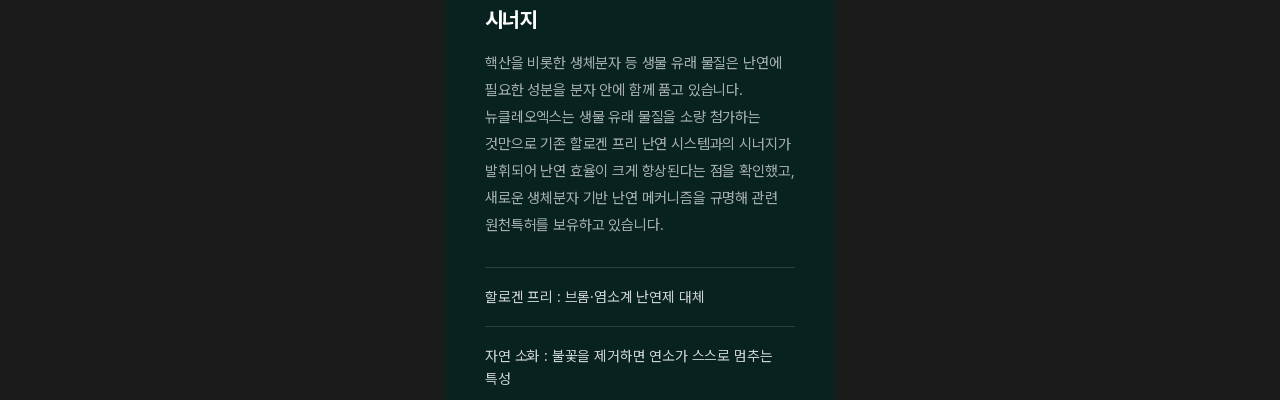
<file: _preview/mobile.html>
<!DOCTYPE html>
<html lang="ko">
<head><meta charset="utf-8"><title>mobile 390 preview</title>
<style>
  html,body{margin:0;background:#1b1b1b}
  .stage{width:390px;margin:0 auto;background:#fff}
  iframe{width:390px;height:3600px;border:0;display:block}
</style></head>
<body><div class="stage"><iframe src="../index.html" title="mobile"></iframe></div></body>
</html>
</file>
<file: assets/css/main.css>
/* ==========================================================================
   NucleoEX · Corporate / IR website
   木(아주 어두운 딥 에메랄드) 바탕 + 火(코랄/엠버) 포인트 + 아이스 페이퍼
   2026-11-24: 3안 확정. 이전 인디고/네이비 팔레트를 이 파일에서 직접 대체했다.
   ========================================================================== */

@font-face {
  font-family: "Pretendard";
  src: url("../fonts/PretendardVariable.woff2") format("woff2");
  font-weight: 45 920;
  font-style: normal;
  font-display: swap;
}

:root {
  /* 木 — very dark deep emerald / deep teal for the dark sections
     white text 18.3:1 on 950 / 16.7:1 on 900; mint label #4ED8B8 10.3:1 / 9.4:1 */
  --navy-950: #051817;
  --navy-900: #082220;
  --navy-800: #0D2F2C;
  --navy-700: #14413D;

  /* 木 — mint / emerald for eco, bio and secondary points */
  --brand: #0F766E;
  --brand-600: #0B5B55;
  --brand-300: #4ED8B8;
  --brand-100: #D6F3E9;
  --eco-600: #0F766E;
  --eco-500: #10B981;
  --eco-300: #34D399;

  /* 火 — coral / ember for flame, key points and CTAs */
  --fire-600: #C74629;
  --fire-500: #E85D3F;
  --amber: #F59E0B;

  /* cool ice paper for the light sections */
  --paper: #F4F8F7;
  --paper-2: #E8F0EE;
  --white: #FFFFFF;
  --ivory: #F4F8F7;
  --ink: #0B1B19;
  --ink-soft: #33443F;
  --muted: #5C6B66;
  --line: rgba(11, 27, 25, .14);
  --line-strong: rgba(11, 27, 25, .27);
  --line-dark: rgba(244, 248, 247, .14);
  --line-dark-soft: rgba(244, 248, 247, .07);
  --ease: cubic-bezier(.22, .61, .36, 1);
  --container: 1240px;
  --pad: clamp(20px, 5vw, 56px);
  --header-h: 76px;
}

* { box-sizing: border-box; }

html {
  -webkit-text-size-adjust: 100%;
  scroll-behavior: smooth;
  scroll-padding-top: var(--header-h);
}

body {
  margin: 0;
  background: var(--navy-950);
  color: var(--ink);
  font-family: "Pretendard", -apple-system, BlinkMacSystemFont, "Segoe UI", Roboto,
    "Helvetica Neue", "Apple SD Gothic Neo", "Malgun Gothic", sans-serif;
  font-size: 17px;
  line-height: 1.65;
  font-weight: 400;
  letter-spacing: -0.01em;
  -webkit-font-smoothing: antialiased;
  -moz-osx-font-smoothing: grayscale;
  overflow-x: hidden;
}

body.is-locked { overflow: hidden; }

/* 木 → 火 accent rule along the very top of the page */
body::before {
  content: "";
  position: fixed;
  top: 0; left: 0; right: 0;
  height: 2px;
  z-index: 120;
  pointer-events: none;
  background: linear-gradient(90deg, #0F766E 0%, #10B981 26%, #34D399 46%, #E85D3F 78%, #F59E0B 100%);
}

img, svg, iframe { display: block; max-width: 100%; }
img { height: auto; }
a { color: inherit; text-decoration: none; }
button { font: inherit; color: inherit; background: none; border: 0; cursor: pointer; }
ul, ol, dl, dd, p, h1, h2, h3, h4, blockquote, figure { margin: 0; padding: 0; }
ul, ol { list-style: none; }
::selection { background: var(--eco-600); color: var(--ivory); }

:focus-visible {
  outline: 2px solid var(--eco-300);
  outline-offset: 3px;
}

.skip-link {
  position: absolute;
  left: 16px;
  top: -100px;
  z-index: 999;
  padding: 10px 18px;
  background: #fff;
  color: var(--navy-950);
  font-weight: 600;
  transition: top .2s;
}
.skip-link:focus { top: 12px; }

.container {
  width: 100%;
  max-width: var(--container);
  margin: 0 auto;
  padding: 0 var(--pad);
}

/* ---------- Buttons ---------- */
.btn {
  display: inline-flex;
  align-items: center;
  justify-content: center;
  gap: 8px;
  padding: 16px 30px;
  border: 1px solid transparent;
  border-radius: 0;
  font-size: 15px;
  font-weight: 600;
  letter-spacing: 0;
  white-space: nowrap;
  transition: background-color .2s var(--ease), color .2s var(--ease), border-color .2s var(--ease);
}
/* 火 — one step deeper than the coral accent so the ivory label stays at 4.8:1 */
.btn-primary {
  background: #C74629;
  border-color: #C74629;
  color: #fff;
  box-shadow: 0 14px 34px -18px rgba(232, 93, 63, .9);
}
.btn-primary:hover {
  background: #A2351D;
  border-color: #A2351D;
  color: #fff;
}
.section-light .btn-primary,
.section-tint .btn-primary {
  background: #C74629;
  border-color: #C74629;
  color: #fff;
  box-shadow: none;
}
.section-light .btn-primary:hover,
.section-tint .btn-primary:hover {
  background: #A2351D;
  border-color: #A2351D;
  color: #fff;
}
.btn-ghost {
  border-color: rgba(255, 255, 255, .34);
  color: #fff;
}
.btn-ghost:hover {
  background: #fff;
  border-color: #fff;
  color: var(--navy-950);
}
.btn-outline {
  border-color: var(--line-strong);
  color: var(--ink);
}
.btn-outline:hover {
  background: var(--eco-600);
  border-color: var(--eco-600);
  color: var(--ivory);
}
.btn-sm { padding: 11px 20px; font-size: 14px; }

/* ---------- Header ---------- */
.site-header {
  position: fixed;
  inset: 0 0 auto 0;
  z-index: 90;
  height: var(--header-h);
  display: flex;
  align-items: center;
  background: transparent;
  border-bottom: 1px solid transparent;
  transition: background .3s var(--ease), border-color .3s var(--ease);
}
.site-header.is-scrolled {
  background: var(--navy-950);
  border-bottom-color: var(--line-dark-soft);
}
.header-inner {
  width: 100%;
  max-width: var(--container);
  margin: 0 auto;
  padding: 0 var(--pad);
  display: flex;
  align-items: center;
  gap: 32px;
}
.brand { display: flex; align-items: center; flex-shrink: 0; }
.brand img { height: 24px; width: auto; transition: opacity .25s; }
.brand:hover img { opacity: .8; }

.nav-desktop {
  display: flex;
  align-items: center;
  gap: 32px;
  margin-left: auto;
}
.nav-desktop a {
  position: relative;
  font-size: 14.5px;
  font-weight: 500;
  color: rgba(255, 255, 255, .68);
  letter-spacing: -0.005em;
  padding: 8px 0;
  transition: color .2s;
}
.nav-desktop a::after {
  content: "";
  position: absolute;
  left: 0; right: 100%;
  bottom: 0;
  height: 1px;
  background: #fff;
  transition: right .3s var(--ease);
}
.nav-desktop a:hover,
.nav-desktop a.is-active { color: #fff; }
.nav-desktop a:hover::after,
.nav-desktop a.is-active::after { right: 0; }

.header-actions { display: flex; align-items: center; gap: 20px; margin-left: 8px; }

.lang-switch {
  position: relative;
  z-index: 2;
  display: flex;
  align-items: center;
  gap: 4px;
  font-size: 13px;
  letter-spacing: .02em;
}
.lang-switch button {
  padding: 4px 2px;
  color: rgba(255, 255, 255, .42);
  font-weight: 600;
  touch-action: manipulation;
  transition: color .2s;
}
.lang-switch button:hover { color: rgba(255, 255, 255, .78); }
.lang-switch button.is-active { color: #fff; }
.lang-switch .sep { color: rgba(255, 255, 255, .2); font-size: 11px; }

.nav-toggle {
  display: none;
  position: relative;
  width: 40px; height: 40px;
  padding: 0;
}
.nav-toggle span {
  position: absolute;
  left: 10px;
  top: 50%;
  width: 20px; height: 1.5px;
  margin-top: -0.75px;
  background: #fff;
  transition: transform .3s var(--ease);
}
.nav-toggle span:first-child { transform: translateY(-4px); }
.nav-toggle span:last-child { transform: translateY(4px); }
.nav-toggle[aria-expanded="true"] span:first-child { transform: rotate(45deg); }
.nav-toggle[aria-expanded="true"] span:last-child { transform: rotate(-45deg); }

.mobile-menu {
  position: fixed;
  inset: 0;
  z-index: 80;
  background: var(--navy-950);
  padding: calc(var(--header-h) + 24px) var(--pad) 40px;
  display: flex;
  flex-direction: column;
  justify-content: space-between;
  opacity: 0;
  visibility: hidden;
  transition: opacity .3s var(--ease), visibility .3s;
}
.mobile-menu.is-open { opacity: 1; visibility: visible; }
.mobile-menu nav { display: flex; flex-direction: column; }
.mobile-menu nav a {
  display: flex;
  align-items: center;
  min-height: 64px;
  font-size: 22px;
  font-weight: 600;
  letter-spacing: -0.02em;
  color: #fff;
  border-bottom: 1px solid var(--line-dark-soft);
}
.mobile-menu-foot {
  display: flex;
  flex-direction: column;
  gap: 6px;
  font-size: 14px;
  color: rgba(255, 255, 255, .55);
  padding-top: 24px;
}
.mobile-lang {
  display: flex;
  gap: 8px;
  margin-bottom: 16px;
}
.mobile-lang button {
  flex: 1 1 0;
  min-height: 46px;
  border: 1px solid var(--line-dark);
  color: rgba(255, 255, 255, .62);
  font-size: 14px;
  font-weight: 600;
  touch-action: manipulation;
}
.mobile-lang button.is-active {
  border-color: rgba(255, 255, 255, .85);
  color: #fff;
  background: rgba(255, 255, 255, .08);
}

/* ---------- Hero ---------- */
.hero {
  position: relative;
  display: flex;
  flex-direction: column;
  justify-content: center;
  min-height: 92svh;
  background: var(--navy-950);
  color: #fff;
  padding-top: calc(var(--header-h) + clamp(76px, 11vh, 130px));
  padding-bottom: clamp(76px, 11vh, 130px);
  overflow: hidden;
  isolation: isolate;
}
.hero-bg {
  position: absolute;
  inset: 0;
  z-index: -1;
  background:
    radial-gradient(52% 48% at 86% 8%, rgba(232, 93, 63, .20), transparent 62%),
    radial-gradient(50% 52% at 0% 96%, rgba(16, 185, 129, .22), transparent 72%),
    radial-gradient(60% 60% at 46% 44%, rgba(15, 118, 110, .16), transparent 76%);
}

.hero-inner {
  position: relative;
  z-index: 1;
}

.eyebrow {
  font-size: 14px;
  font-weight: 500;
  letter-spacing: 0;
  color: rgba(255, 255, 255, .6);
  margin-bottom: 26px;
}
/* 火 — a small coral square opens the page */
.hero .eyebrow::before {
  content: "";
  display: inline-block;
  width: 7px; height: 7px;
  margin-right: 11px;
  position: relative;
  top: -1px;
  vertical-align: middle;
  background: var(--fire-500);
}

.hero h1 {
  max-width: 17em;
  font-size: clamp(33px, 4.9vw, 66px);
  line-height: 1.16;
  font-weight: 700;
  letter-spacing: -0.038em;
  word-break: keep-all;
  margin-bottom: 30px;
}
.hero-lede {
  max-width: 640px;
  font-size: clamp(15.5px, 1.2vw, 17px);
  line-height: 1.8;
  color: rgba(255, 255, 255, .64);
  word-break: keep-all;
}
.hero-cta {
  display: flex;
  flex-wrap: wrap;
  gap: 10px;
  margin-top: 44px;
}

/* ---------- Sections ---------- */
.section {
  position: relative;
  padding: clamp(76px, 10vw, 132px) 0;
}
.section-light { background: var(--paper); color: var(--ink); }
.section-tint { background: var(--paper-2); color: var(--ink); }
.section-dark { background: var(--navy-900); color: #fff; }

/* 火 — the section labels carry the coral thread down the whole scroll
   (회사 소개 · 핵심 기술 · 차별성 · 2012-2026 · CEO 인사 · 연락처).
   Light sections #BC4128 (4.99:1 on the paper, 4.61:1 on the tint), dark #F0704F (5.7:1).
   14px / 700 keeps them clearly present without competing with the h2 beneath. */
.section-label {
  display: flex;
  align-items: center;
  gap: 12px;
  font-size: 14px;
  font-weight: 700;
  letter-spacing: .02em;
  color: #BC4128;
  margin-bottom: 20px;
}
.section-label::before {
  content: "";
  width: 18px; height: 1px;
  background: #C74629;
  opacity: 1;
}
.section-dark .section-label { color: #F0704F; }
.section-dark .section-label::before { background: #F0704F; }

.section-title {
  font-size: clamp(27px, 3.3vw, 44px);
  line-height: 1.26;
  font-weight: 700;
  letter-spacing: -0.035em;
  word-break: keep-all;
}
.section-desc {
  max-width: 520px;
  font-size: 16px;
  line-height: 1.82;
  color: var(--muted);
  word-break: keep-all;
}
.section-dark .section-desc { color: rgba(244, 248, 247, .62); }
.section-head { max-width: 800px; margin-bottom: clamp(44px, 6vw, 72px); }
.section-head .section-desc { margin-top: 24px; }
.section-head-row {
  max-width: none;
  display: grid;
  grid-template-columns: 1fr 1fr;
  gap: 48px;
  align-items: end;
}

/* ---------- About ---------- */
.split {
  display: grid;
  grid-template-columns: minmax(0, 1fr) minmax(0, 1.2fr);
  gap: clamp(32px, 6vw, 96px);
  align-items: start;
}
.split-left { position: sticky; top: calc(var(--header-h) + 48px); }
.split-right p { margin-bottom: 18px; color: var(--ink-soft); word-break: keep-all; }
.split-right .lead {
  font-size: clamp(19px, 1.9vw, 23px);
  line-height: 1.6;
  font-weight: 600;
  color: var(--ink);
  letter-spacing: -0.025em;
  margin-bottom: 26px;
}

.facts {
  display: grid;
  grid-template-columns: repeat(2, minmax(0, 1fr));
  gap: 0;
  margin-top: 44px;
  border-top: 1px solid var(--line);
}
.facts div {
  padding: 18px 0;
  border-bottom: 1px solid var(--line);
}
.facts div:nth-child(odd) { padding-right: 24px; }
/* 火 — the facts keys: bold at 12.5px (4.62:1 on the cool paper) */
.facts dt {
  font-size: 12.5px;
  font-weight: 700;
  letter-spacing: .02em;
  color: #BC4128;
  margin-bottom: 6px;
}
.facts dd {
  font-size: 15px;
  font-weight: 500;
  color: var(--ink);
  line-height: 1.55;
  word-break: keep-all;
}

/* ---------- Technology ---------- */
.technology { overflow: hidden; }

.tech-lead {
  display: grid;
  grid-template-columns: minmax(0, 1.1fr) minmax(0, 1fr);
  border: 1px solid rgba(78, 216, 184, .18);
  background: #0D2F2C;
}
.tech-lead-media {
  position: relative;
  overflow: hidden;
  min-height: 340px;
  border-right: 1px solid rgba(78, 216, 184, .18);
}
.tech-lead-media img {
  width: 100%; height: 100%;
  object-fit: cover;
  filter: saturate(.92) contrast(1.02) brightness(.92);
}
.tech-lead-body {
  padding: clamp(28px, 3.6vw, 52px);
  display: flex;
  flex-direction: column;
  justify-content: center;
}
/* 火 — '주력 사업' tag: coral with a short lead-in rule (4.9:1 on #0D2F2C).
   p + class keeps it ahead of the body-copy rule below. */
.tech-lead-body p.tech-lead-tag {
  display: inline-flex;
  align-items: center;
  gap: 9px;
  font-size: 13px;
  font-weight: 600;
  color: #F0704F;
  margin-bottom: 16px;
}
.tech-lead-tag::before {
  content: "";
  flex: none;
  width: 14px; height: 1px;
  background: currentColor;
  opacity: .9;
}
.tech-lead-body h3 {
  font-size: clamp(24px, 2.6vw, 34px);
  font-weight: 700;
  letter-spacing: -0.035em;
  line-height: 1.32;
  margin-bottom: 16px;
  word-break: keep-all;
}
.tech-lead-body p {
  font-size: 15px;
  line-height: 1.85;
  color: rgba(244, 248, 247, .78);
  word-break: keep-all;
}

.pipeline { margin-top: clamp(36px, 4vw, 56px); }
.pipeline-head {
  display: flex;
  flex-wrap: wrap;
  align-items: baseline;
  gap: 6px 24px;
  padding-bottom: 16px;
}
.pipeline-label {
  font-size: 13px;
  font-weight: 600;
  color: rgba(255, 255, 255, .72);
}
.pipeline-note {
  font-size: 13.5px;
  color: rgba(255, 255, 255, .42);
}
.pipeline-grid {
  display: grid;
  grid-template-columns: repeat(2, minmax(0, 1fr));
  gap: 0 clamp(28px, 4vw, 64px);
}
/* the two pipeline cards are one single text column: no decorative SVG mark and
   no tag chips, so nothing hints at a wider product line than the company runs today */
.pipeline-card {
  display: grid;
  grid-template-columns: minmax(0, 1fr);
  gap: 0;
  align-items: start;
  padding: 26px 0 30px;
  border-top: 1px solid var(--line-dark);
}
.pipeline-body { padding: 0; display: flex; flex-direction: column; }
.pipeline-body h3 {
  font-size: clamp(17px, 1.5vw, 19px);
  font-weight: 700;
  letter-spacing: -0.025em;
  margin-bottom: 10px;
  word-break: keep-all;
}
.pipeline-body p {
  font-size: 14px;
  line-height: 1.75;
  color: rgba(255, 255, 255, .6);
  word-break: keep-all;
}

.feature {
  position: relative;
  display: grid;
  grid-template-columns: minmax(0, 1.05fr) minmax(0, .95fr);
  gap: clamp(28px, 4vw, 60px);
  align-items: start;
  margin-top: clamp(40px, 5vw, 64px);
  padding: clamp(28px, 4vw, 44px) 0 0;
}
/* 火 → 木 hairline above the platform block: coral at the left, mint by the middle */
.feature::before {
  content: "";
  position: absolute;
  top: 0; left: 0; right: 0;
  height: 1px;
  background: linear-gradient(90deg, rgba(232, 93, 63, .62), rgba(232, 93, 63, .22) 26%, rgba(78, 216, 184, .16) 62%, rgba(244, 248, 247, .06) 100%);
}
/* 火 — '생물 유래 분자 플랫폼' label and its short rule */
.feature-label {
  display: inline-flex;
  align-items: center;
  gap: 9px;
  font-size: 13px;
  letter-spacing: .01em;
  font-weight: 600;
  color: #F0704F;
  margin-bottom: 14px;
}
.feature-label::before {
  content: "";
  flex: none;
  width: 14px; height: 1px;
  background: currentColor;
  opacity: .9;
}
.feature h3 {
  font-size: clamp(21px, 2.1vw, 27px);
  line-height: 1.4;
  letter-spacing: -0.03em;
  font-weight: 700;
  margin-bottom: 16px;
  word-break: keep-all;
}
.feature-text > p:not(.feature-label) {
  font-size: 14.8px;
  line-height: 1.82;
  color: rgba(255, 255, 255, .64);
  word-break: keep-all;
}
.feature-list {
  display: grid;
  gap: 0;
  align-content: start;
}
.feature-list li {
  padding: 17px 0;
  border-top: 1px solid var(--line-dark);
  font-size: 14.5px;
  color: rgba(255, 255, 255, .8);
  word-break: keep-all;
}
.feature-list li:last-child {
  border-bottom: 1px solid var(--line-dark);
}

/* ---------- Why ---------- */
.why-grid {
  display: grid;
  grid-template-columns: repeat(2, minmax(0, 1fr));
  gap: 0;
  border-top: 1px solid var(--line);
}
.why-item {
  position: relative;
  padding: 40px 44px 40px 0;
  border-bottom: 1px solid var(--line);
}
.why-item:nth-child(odd) { border-right: 1px solid var(--line); }
.why-item:nth-child(even) { padding-left: 44px; }
.why-item h3 {
  font-size: clamp(18px, 1.6vw, 21px);
  font-weight: 700;
  letter-spacing: -0.03em;
  margin-bottom: 10px;
  word-break: keep-all;
}
.why-item p {
  font-size: 15px;
  line-height: 1.78;
  color: var(--ink-soft);
  word-break: keep-all;
  max-width: 460px;
}

/* ---------- Milestones ---------- */
.mile-layout {
  display: block;
}
.milestones .container {
  max-width: calc(840px + 2 * var(--pad));
}
.timeline {
  position: relative;
  padding-left: 26px;
}
/* 木 for the archive, 火 for the latest: the line starts coral and settles into emerald */
.timeline::before {
  content: "";
  position: absolute;
  left: 3px;
  top: 12px;
  bottom: 12px;
  width: 1px;
  background: linear-gradient(180deg, rgba(232, 93, 63, .62) 0%, rgba(232, 93, 63, .32) 9%, rgba(15, 118, 110, .30) 27%, rgba(15, 118, 110, .48) 100%);
}
.timeline > li {
  position: relative;
  display: grid;
  grid-template-columns: 76px 1fr;
  gap: 24px;
  padding-bottom: 34px;
}
.timeline > li:last-child { padding-bottom: 0; }
.timeline > li::before {
  content: "";
  position: absolute;
  left: -26px;
  top: 9px;
  width: 7px; height: 7px;
  background: var(--eco-600);
}
.timeline .year {
  font-size: 15px;
  font-weight: 700;
  letter-spacing: -0.01em;
  color: var(--eco-600);
  font-variant-numeric: tabular-nums;
  line-height: 1.65;
}
/* the two newest milestones keep a coral dot */
.timeline > li:nth-child(1)::before,
.timeline > li:nth-child(2)::before {
  background: #E85D3F;
  box-shadow: 0 0 0 3px rgba(232, 93, 63, .14);
}
.timeline > li:nth-child(1) .year,
.timeline > li:nth-child(2) .year { color: #BC4128; }
.timeline > li > div { position: relative; }
.timeline h3 {
  font-size: clamp(17px, 1.4vw, 19px);
  font-weight: 600;
  letter-spacing: -0.02em;
  margin-bottom: 6px;
  word-break: keep-all;
}
.timeline p {
  font-size: 14.5px;
  color: var(--muted);
  line-height: 1.72;
  word-break: keep-all;
}

/* fact rows inside one year block */
.mile-rows {
  display: grid;
  gap: 10px;
}
.mile-rows li {
  display: block;
  padding-bottom: 0;
}
.mile-rows .what {
  display: block;
  font-size: 15px;
  line-height: 1.62;
  color: var(--ink-soft);
  word-break: keep-all;
}
.mile-rows .is-key .what {
  font-weight: 700;
  color: var(--ink);
}

/* ---------- CEO ---------- */
.ceo { overflow: hidden; }
.ceo-inner { position: relative; }
.ceo-inner::after {
  content: "";
  position: absolute;
  right: -80px;
  top: 50%;
  width: 440px;
  height: 440px;
  transform: translateY(-50%);
  background: url("../img/mark-white.png") center/contain no-repeat;
  opacity: .035;
  pointer-events: none;
}
/* the quote stands on its own — no rule at its left edge, no indent */
.ceo blockquote {
  margin: 0 0 44px;
}
.ceo blockquote p {
  max-width: 880px;
  font-size: clamp(22px, 2.7vw, 34px);
  line-height: 1.46;
  font-weight: 600;
  letter-spacing: -0.035em;
  color: #fff;
  word-break: keep-all;
}
.ceo-body p {
  font-size: 15.5px;
  line-height: 1.88;
  color: rgba(255, 255, 255, .64);
  margin-bottom: 14px;
  max-width: 780px;
  word-break: keep-all;
}
.signature {
  display: flex;
  align-items: center;
  gap: 18px;
  margin-top: 40px;
  padding-top: 28px;
  border-top: 1px solid var(--line-dark);
}
.signature img { height: 52px; width: auto; opacity: .9; }
.sig-name {
  font-size: 19px;
  font-weight: 700;
  letter-spacing: -0.02em;
}
.sig-role {
  font-size: 13px;
  color: rgba(255, 255, 255, .5);
  margin-top: 2px;
}

/* ---------- Contact ---------- */
.contact-grid {
  display: grid;
  grid-template-columns: minmax(0, 1fr) minmax(0, 1.05fr);
  gap: clamp(32px, 5vw, 76px);
  align-items: start;
}
.contact-left .section-title { margin-bottom: 18px; }
.contact-left > p:not(.section-label) {
  font-size: 15.5px;
  line-height: 1.82;
  color: var(--ink-soft);
  max-width: 460px;
  word-break: keep-all;
}
.contact-list {
  margin-top: 38px;
  border-top: 1px solid var(--line);
}
.contact-list li {
  display: grid;
  grid-template-columns: 76px 1fr;
  gap: 20px;
  padding: 18px 0;
  border-bottom: 1px solid var(--line);
  align-items: start;
}
.ci-label {
  font-size: 12px;
  letter-spacing: .02em;
  color: var(--muted);
  padding-top: 4px;
}
.ci-body p, .ci-body a {
  font-size: 15.5px;
  font-weight: 500;
  line-height: 1.6;
  color: var(--ink);
  word-break: keep-all;
}
.ci-body a:hover { color: var(--brand); }
.copy-btn {
  margin-top: 10px;
  font-size: 12px;
  font-weight: 600;
  color: var(--brand);
  padding: 5px 12px;
  border: 1px solid rgba(15, 118, 110, .34);
  transition: background .2s, color .2s, border-color .2s;
}
.copy-btn:hover { background: var(--eco-600); border-color: var(--eco-600); color: #fff; }
.copy-btn.is-done { background: var(--eco-600); color: #fff; border-color: var(--eco-600); }
.contact-cta { display: flex; flex-wrap: wrap; gap: 10px; margin-top: 34px; }

.contact-map {
  position: relative;
  border: 1px solid var(--line);
  background: var(--paper-2);
  overflow: hidden;
}
.contact-map iframe {
  width: 100%;
  height: clamp(320px, 38vw, 420px);
  border: 0;
  filter: grayscale(.3) sepia(.05) saturate(.9) contrast(1.02);
  transition: filter .4s;
}
.contact-map:hover iframe { filter: none; }
.map-note {
  padding: 13px 16px;
  font-size: 12.5px;
  color: var(--muted);
  border-top: 1px solid var(--line);
  background: var(--paper);
}

/* ---------- Footer ---------- */
.site-footer {
  background: linear-gradient(180deg, #061F1C 0%, #041312 70%);
  color: rgba(244, 248, 247, .52);
  padding: clamp(52px, 6vw, 80px) 0 36px;
  border-top: 1px solid rgba(78, 216, 184, .16);
}
.footer-inner {
  display: grid;
  grid-template-columns: 1fr auto;
  gap: 28px 32px;
  align-items: start;
}
.footer-brand img { height: 24px; width: auto; margin-bottom: 16px; opacity: .9; }
.footer-brand p { font-size: 13px; line-height: 1.65; max-width: 280px; }
.footer-nav { display: flex; flex-wrap: wrap; gap: 10px 26px; font-size: 13.5px; padding-top: 4px; justify-content: flex-end; }
.footer-nav a { transition: color .2s; }
.footer-nav a:hover { color: #fff; }
.footer-legal {
  grid-column: 1 / -1;
  margin-top: 8px;
  padding-top: 24px;
  border-top: 1px solid var(--line-dark-soft);
  display: flex;
  flex-wrap: wrap;
  justify-content: space-between;
  gap: 6px 24px;
  font-size: 12.5px;
  line-height: 1.7;
}
.footer-legal p + p { margin-top: 4px; }
.footer-addr { opacity: .8; }

/* ---------- Toast ---------- */
.toast {
  position: fixed;
  left: 50%;
  bottom: 28px;
  transform: translate(-50%, 12px);
  z-index: 200;
  padding: 12px 20px;
  background: var(--navy-800);
  color: #fff;
  font-size: 13.5px;
  font-weight: 500;
  border: 1px solid var(--line-dark);
  opacity: 0;
  pointer-events: none;
  transition: opacity .25s, transform .25s var(--ease);
}
.toast.is-visible { opacity: 1; transform: translate(-50%, 0); }

/* ---------- Reveal ---------- */
.reveal {
  opacity: 0;
  transform: translateY(14px);
  transition: opacity .6s var(--ease), transform .6s var(--ease);
}
.reveal.is-in { opacity: 1; transform: none; }

@media (prefers-reduced-motion: reduce) {
  html { scroll-behavior: auto; }
  *, *::before, *::after {
    animation-duration: .001ms !important;
    transition-duration: .001ms !important;
  }
  .reveal { opacity: 1; transform: none; }
}

/* ---------- Responsive ---------- */
@media (max-width: 1080px) {
  .nav-desktop { gap: 24px; }
  .nav-desktop a { font-size: 14px; }
  .split { grid-template-columns: 1fr; gap: 40px; }
  .split-left { position: static; }
  .tech-lead { grid-template-columns: 1fr; }
  .tech-lead-media { min-height: 280px; border-right: 0; border-bottom: 1px solid rgba(78, 216, 184, .18); }
  .feature { grid-template-columns: 1fr; }

  .contact-grid { grid-template-columns: 1fr; }
  .footer-inner { grid-template-columns: 1fr 1fr; }
  .footer-legal { grid-column: 1 / -1; }
}

@media (max-width: 880px) {
  :root { --header-h: 64px; }
  .nav-desktop { display: none; }
  .nav-toggle { display: block; }
  .header-actions { margin-left: auto; gap: 8px; }
  .lang-switch { gap: 0; margin-right: 2px; }
  .lang-switch button {
    min-width: 42px;
    min-height: 44px;
    padding: 0 6px;
    display: inline-flex;
    align-items: center;
    justify-content: center;
    font-size: 13px;
  }
  .lang-switch .sep { display: none; }
  .lang-switch button.is-active { color: #fff; }
  .lang-switch button:not(.is-active) { color: rgba(255, 255, 255, .5); }
  .brand img { height: 21px; }
  .hero { min-height: auto; padding-top: calc(var(--header-h) + 72px); padding-bottom: 76px; }
  .section-head-row { grid-template-columns: 1fr; gap: 22px; align-items: start; }
  .why-grid { grid-template-columns: 1fr; }
  .why-item:nth-child(odd) { border-right: 0; }
  .why-item:nth-child(even) { padding-left: 0; }
  .why-item { padding: 30px 0; }
  .pipeline-grid { grid-template-columns: 1fr; }
  .facts { grid-template-columns: 1fr; }
  .facts div:nth-child(odd) { padding-right: 0; }
  .ceo-inner::after { display: none; }
}

@media (max-width: 600px) {
  body { font-size: 16px; }
  .eyebrow { font-size: 13px; margin-bottom: 20px; }
  .hero h1 { font-size: clamp(29px, 8.4vw, 38px); line-height: 1.2; margin-bottom: 24px; }
  .hero-lede { font-size: 15px; line-height: 1.78; }
  .hero-cta { margin-top: 34px; }
  .hero-cta .btn { width: 100%; }
  .section { padding: 68px 0; }
  .timeline { padding-left: 22px; }
  .timeline::before { left: 3px; top: 10px; bottom: 10px; }
  .timeline > li { grid-template-columns: 1fr; gap: 7px; padding-bottom: 26px; }
  .timeline > li > div { padding-left: 0; }
  .timeline > li::before { left: -22px; top: 8px; }
  .timeline .year { font-size: 16px; line-height: 1.4; }
  .mile-rows { gap: 6px; }
  .mile-rows li { display: block; }
  .mile-rows .what { font-size: 14px; line-height: 1.55; }
  .contact-list li { grid-template-columns: 1fr; gap: 4px; }
  .contact-cta .btn { flex: 1 1 auto; }
  .footer-inner { grid-template-columns: 1fr; gap: 28px; }
  .footer-nav { justify-content: flex-start; gap: 10px 20px; }
  .footer-legal { margin-top: 0; }
  .ceo blockquote p { font-size: 21px; }
  .signature { align-items: flex-start; }
  .signature img { height: 42px; }
  .tech-lead-media { min-height: 220px; }
  .feature { padding: 26px 20px; }
  .map-note { font-size: 12px; }
}
</file>
